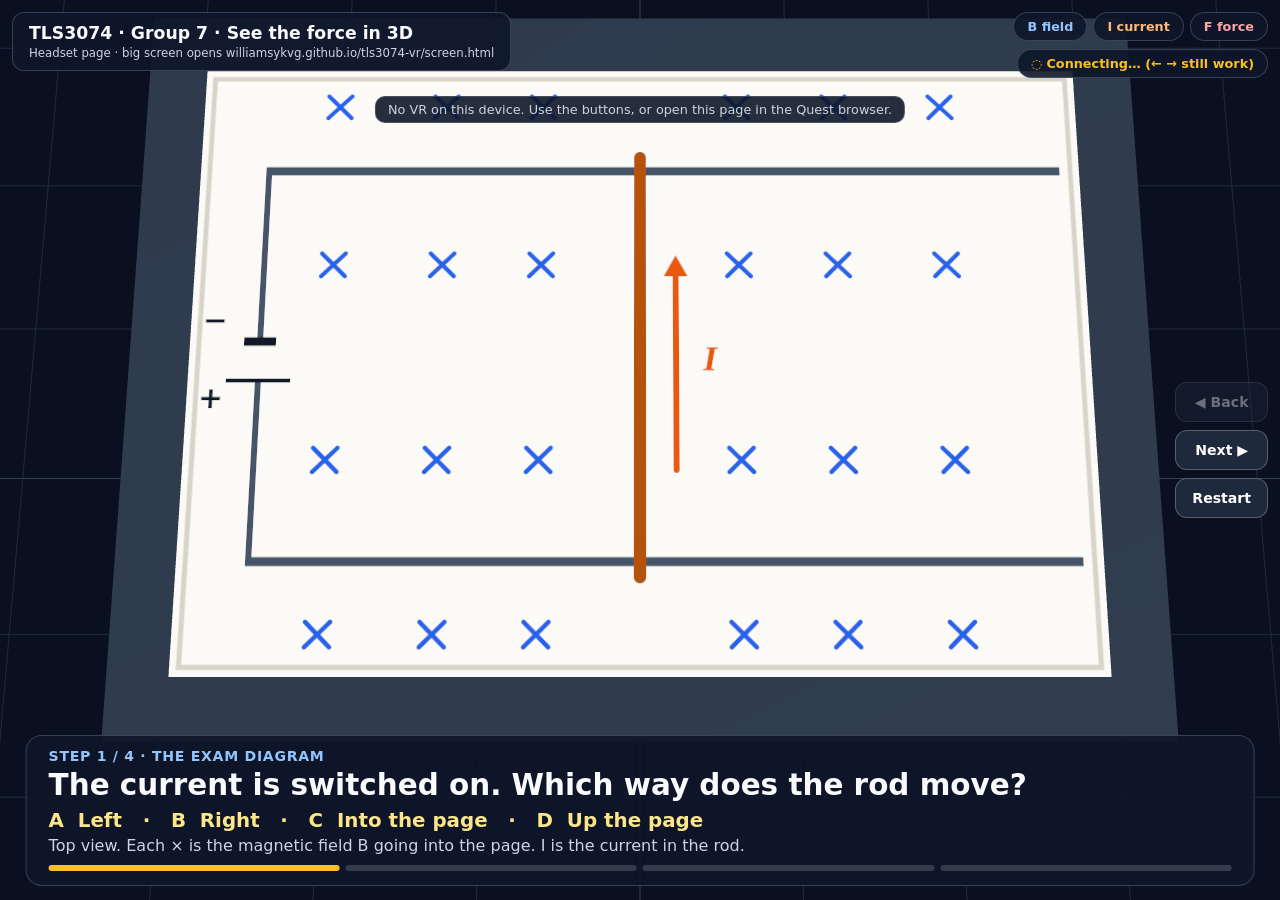
<file: index.html>
<!DOCTYPE html>
<html lang="en">
<head>
<meta charset="utf-8">
<meta name="viewport" content="width=device-width,initial-scale=1,viewport-fit=cover">
<title>Group 7 · Headset · See the force in 3D</title>
<link rel="stylesheet" href="./style.css">
<script type="importmap">{ "imports": { "three": "./vendor/three.module.min.js" } }</script>
<script src="./vendor/mqtt.min.js"></script>
</head>
<body data-role="headset">
  <header id="topbar">
    <div class="brand">TLS3074 · Group 7 · See the force in 3D<small>Headset page · big screen opens williamsykvg.github.io/tls3074-vr/screen.html</small></div>
    <div class="right">
      <div id="legend"><span class="lg b">B field</span><span class="lg i">I current</span><span class="lg f">F force</span></div>
      <div id="link" class="chip retry">Connecting…</div>
    </div>
  </header>

  <section id="vrbox">
    <button id="enterVR" hidden>ENTER VR</button>
    <div id="vrNote">Checking for VR…</div>
  </section>

  <nav id="nav">
    <button id="btnBack">◀ Back</button>
    <button id="btnNext">Next ▶</button>
    <button id="btnRestart">Restart</button>
  </nav>

  <footer id="caption">
    <div id="capTitle"></div>
    <div id="capMain"></div>
    <div id="capSub"></div>
    <div id="capSub2"></div>
    <div id="dots"></div>
  </footer>

  <noscript>This page needs JavaScript.</noscript>
  <script type="module" src="./app.js"></script>
</body>
</html>
</file>
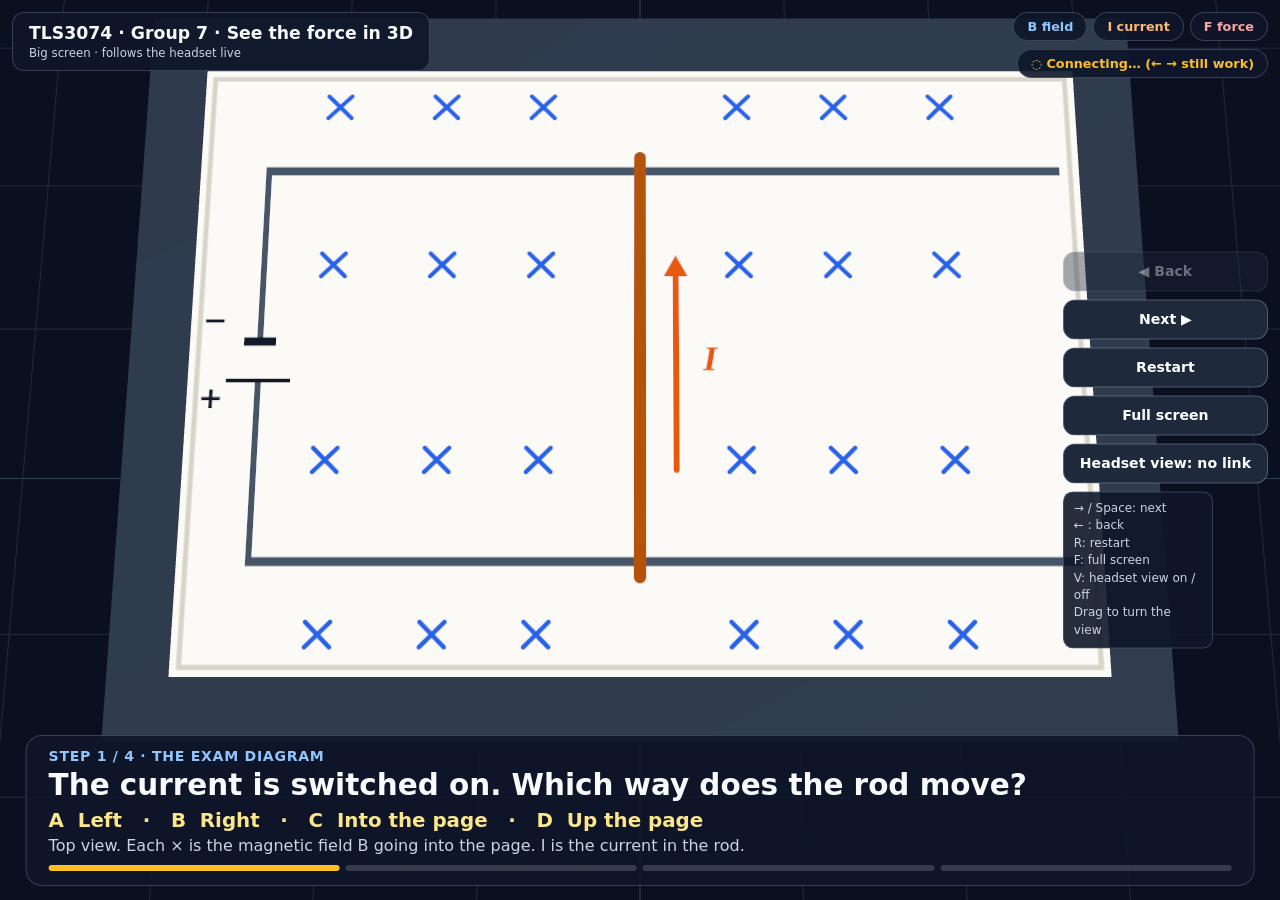
<file: screen.html>
<!DOCTYPE html>
<html lang="en">
<head>
<meta charset="utf-8">
<meta name="viewport" content="width=device-width,initial-scale=1">
<title>Group 7 · Big screen · See the force in 3D</title>
<link rel="stylesheet" href="./style.css">
<script type="importmap">{ "imports": { "three": "./vendor/three.module.min.js" } }</script>
<script src="./vendor/mqtt.min.js"></script>
</head>
<body data-role="screen">
  <header id="topbar">
    <div class="brand">TLS3074 · Group 7 · See the force in 3D<small>Big screen · follows the headset live</small></div>
    <div class="right">
      <div id="legend"><span class="lg b">B field</span><span class="lg i">I current</span><span class="lg f">F force</span></div>
      <div id="link" class="chip retry">Connecting…</div>
    </div>
  </header>

  <nav id="nav">
    <button id="btnBack">◀ Back</button>
    <button id="btnNext">Next ▶</button>
    <button id="btnRestart">Restart</button>
    <button id="btnFull">Full screen</button>
    <button id="btnView">Headset view: waiting</button>
    <div class="keys">→ / Space: next<br>← : back<br>R: restart<br>F: full screen<br>V: headset view on / off<br>Drag to turn the view</div>
  </nav>

  <div id="live"><span class="rec"></span><b>LIVE</b>&nbsp;· headset view<span id="liveLag"></span></div>

  <footer id="caption">
    <div id="capTitle"></div>
    <div id="capMain"></div>
    <div id="capSub"></div>
    <div id="capSub2"></div>
    <div id="dots"></div>
  </footer>

  <noscript>This page needs JavaScript.</noscript>
  <script type="module" src="./app.js"></script>
</body>
</html>
</file>
<file: style.css>
:root {
  --panel: rgba(15, 23, 42, 0.9);
  --line: rgba(148, 163, 184, 0.3);
  --text: #f8fafc;
  --muted: #cbd5e1;
}

* { box-sizing: border-box; }

html, body {
  margin: 0;
  height: 100%;
  overflow: hidden;
  background: #0b1020;
  color: var(--text);
  font-family: system-ui, "Segoe UI", Roboto, "Noto Sans", Arial, sans-serif;
}

canvas { display: block; position: fixed; inset: 0; }

#topbar {
  position: fixed;
  top: 12px;
  left: 12px;
  right: 12px;
  display: flex;
  justify-content: space-between;
  align-items: flex-start;
  gap: 12px;
  pointer-events: none;
  z-index: 5;
}

.brand {
  background: var(--panel);
  border: 1px solid var(--line);
  border-radius: 12px;
  padding: 10px 16px;
  font-weight: 800;
  font-size: clamp(14px, 1.35vw, 22px);
}

.brand small {
  display: block;
  margin-top: 3px;
  font-weight: 500;
  color: var(--muted);
  font-size: 0.68em;
}

.right { display: flex; flex-direction: column; align-items: flex-end; gap: 8px; }

#legend { display: flex; gap: 6px; }

.lg, .chip {
  background: var(--panel);
  border: 1px solid var(--line);
  border-radius: 999px;
  padding: 6px 13px;
  font-weight: 800;
  font-size: clamp(12px, 1vw, 17px);
}

.lg.b { color: #93c5fd; }
.lg.i { color: #fdba74; }
.lg.f { color: #fca5a5; }

.chip.on { color: #4ade80; }
.chip.retry { color: #fbbf24; }
.chip.off, .chip.limited { color: #fca5a5; }
.chip.flash { color: #fff; background: #166534; border-color: #22c55e; }

#caption {
  position: fixed;
  left: 50%;
  bottom: 14px;
  transform: translateX(-50%);
  width: min(96vw, 1560px);
  background: var(--panel);
  border: 1px solid var(--line);
  border-radius: 16px;
  padding: 12px 22px 14px;
  pointer-events: none;
  z-index: 5;
}

#capTitle { color: #93c5fd; font-weight: 800; letter-spacing: 0.05em; font-size: clamp(12px, 1.1vw, 19px); }
#capMain { margin-top: 4px; font-weight: 800; line-height: 1.2; font-size: clamp(18px, 2.3vw, 40px); }
#capSub { margin-top: 6px; color: #fde68a; font-weight: 700; font-size: clamp(14px, 1.55vw, 27px); white-space: pre-wrap; }
#capSub2 { margin-top: 4px; color: var(--muted); font-size: clamp(13px, 1.25vw, 21px); }
#capSub:empty, #capSub2:empty { display: none; }

#dots { display: flex; gap: 6px; margin-top: 10px; }
#dots .dot { flex: 1; height: 6px; border-radius: 3px; background: rgba(255, 255, 255, 0.16); }
#dots .dot.done { background: #60a5fa; }
#dots .dot.cur { background: #fbbf24; }

#nav {
  position: fixed;
  right: 12px;
  top: 50%;
  transform: translateY(-50%);
  display: flex;
  flex-direction: column;
  gap: 8px;
  z-index: 6;
}

#nav button, #enterVR {
  font: inherit;
  font-weight: 800;
  color: #fff;
  background: #1e293b;
  border: 1px solid rgba(255, 255, 255, 0.25);
  border-radius: 12px;
  padding: 11px 16px;
  cursor: pointer;
  font-size: clamp(13px, 1.1vw, 18px);
}

#nav button:disabled { opacity: 0.4; cursor: default; }

#nav .keys {
  max-width: 150px;
  color: var(--muted);
  background: var(--panel);
  border: 1px solid var(--line);
  border-radius: 10px;
  padding: 8px 10px;
  font-size: 12px;
  line-height: 1.45;
}

#live {
  display: none;
  position: fixed;
  left: 14px;
  top: 84px;
  align-items: center;
  gap: 8px;
  background: rgba(127, 29, 29, 0.92);
  border: 1px solid #f87171;
  border-radius: 999px;
  padding: 8px 16px;
  font-size: clamp(13px, 1.15vw, 19px);
  z-index: 6;
}

#live .rec {
  width: 12px;
  height: 12px;
  border-radius: 50%;
  background: #ef4444;
  box-shadow: 0 0 10px #ef4444;
  animation: blink 1.2s infinite;
}

#liveLag { color: #fecaca; margin-left: 4px; }

@keyframes blink { 50% { opacity: 0.25; } }

body.pov #live { display: flex; }
body.pov #caption { width: min(64vw, 1100px); padding: 7px 16px 9px; background: rgba(15, 23, 42, 0.8); }
body.pov #capMain { font-size: clamp(15px, 1.55vw, 26px); }
body.pov #capSub { font-size: clamp(12px, 1.1vw, 19px); }
body.pov #capSub2, body.pov #dots { display: none; }

#vrbox {
  position: fixed;
  top: 96px;
  left: 50%;
  transform: translateX(-50%);
  display: flex;
  flex-direction: column;
  align-items: center;
  gap: 8px;
  z-index: 6;
}

#enterVR {
  background: #7c3aed;
  border-color: #a78bfa;
  font-size: clamp(18px, 2vw, 30px);
  padding: 16px 38px;
  border-radius: 14px;
}

#vrNote {
  text-align: center;
  color: var(--muted);
  background: var(--panel);
  border: 1px solid var(--line);
  border-radius: 10px;
  padding: 5px 12px;
  font-size: clamp(12px, 1vw, 16px);
}
</file>
